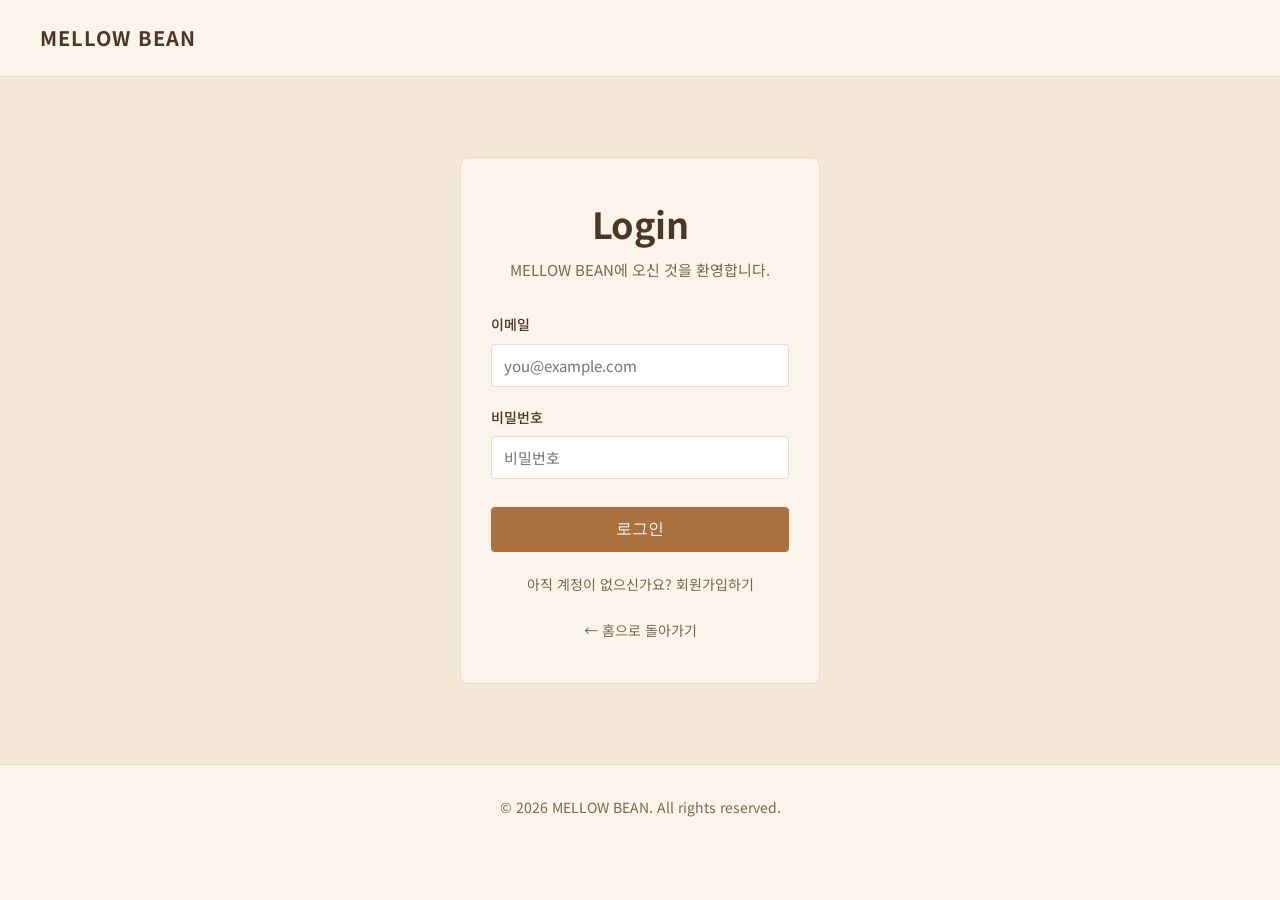
<file: html/login.html>
<!DOCTYPE html>
<html lang="ko">
<head>
  <meta charset="UTF-8" />
  <meta name="viewport" content="width=device-width, initial-scale=1.0" />
  <title>Login - MELLOW BEAN</title>
  <link rel="preconnect" href="https://fonts.googleapis.com" />
  <link rel="preconnect" href="https://fonts.gstatic.com" crossorigin />
  <link
    href="https://fonts.googleapis.com/css2?family=Noto+Sans+KR:wght@400;500;700&display=swap"
    rel="stylesheet"
  />
  <link rel="stylesheet" href="../css/style.css" />
</head>

<body>
  <!-- Navigation -->
  <nav id="navbar">
    <a href="../index.html" class="logo">MELLOW BEAN</a>
  </nav>

  <!-- Login -->
  <section id="login">
    <div class="login-card">
      <h2>Login</h2>
      <p>MELLOW BEAN에 오신 것을 환영합니다.</p>

      <form class="login-form">
        <div class="form-group">
          <label for="email">이메일</label>
          <input type="email" id="email" name="email" placeholder="you@example.com" required />
        </div>
        <div class="form-group">
          <label for="password">비밀번호</label>
          <input type="password" id="password" name="password" placeholder="비밀번호" required />
        </div>
        <button type="submit" class="btn">로그인</button>
      </form>

      <a href="signup.html" class="back-link">아직 계정이 없으신가요? 회원가입하기</a>
      <br />
      <a href="../index.html" class="back-link">← 홈으로 돌아가기</a>
    </div>
  </section>

  <!-- Footer -->
  <footer>
    <p>&copy; 2026 MELLOW BEAN. All rights reserved.</p>
  </footer>
</body>
</html>
</file>
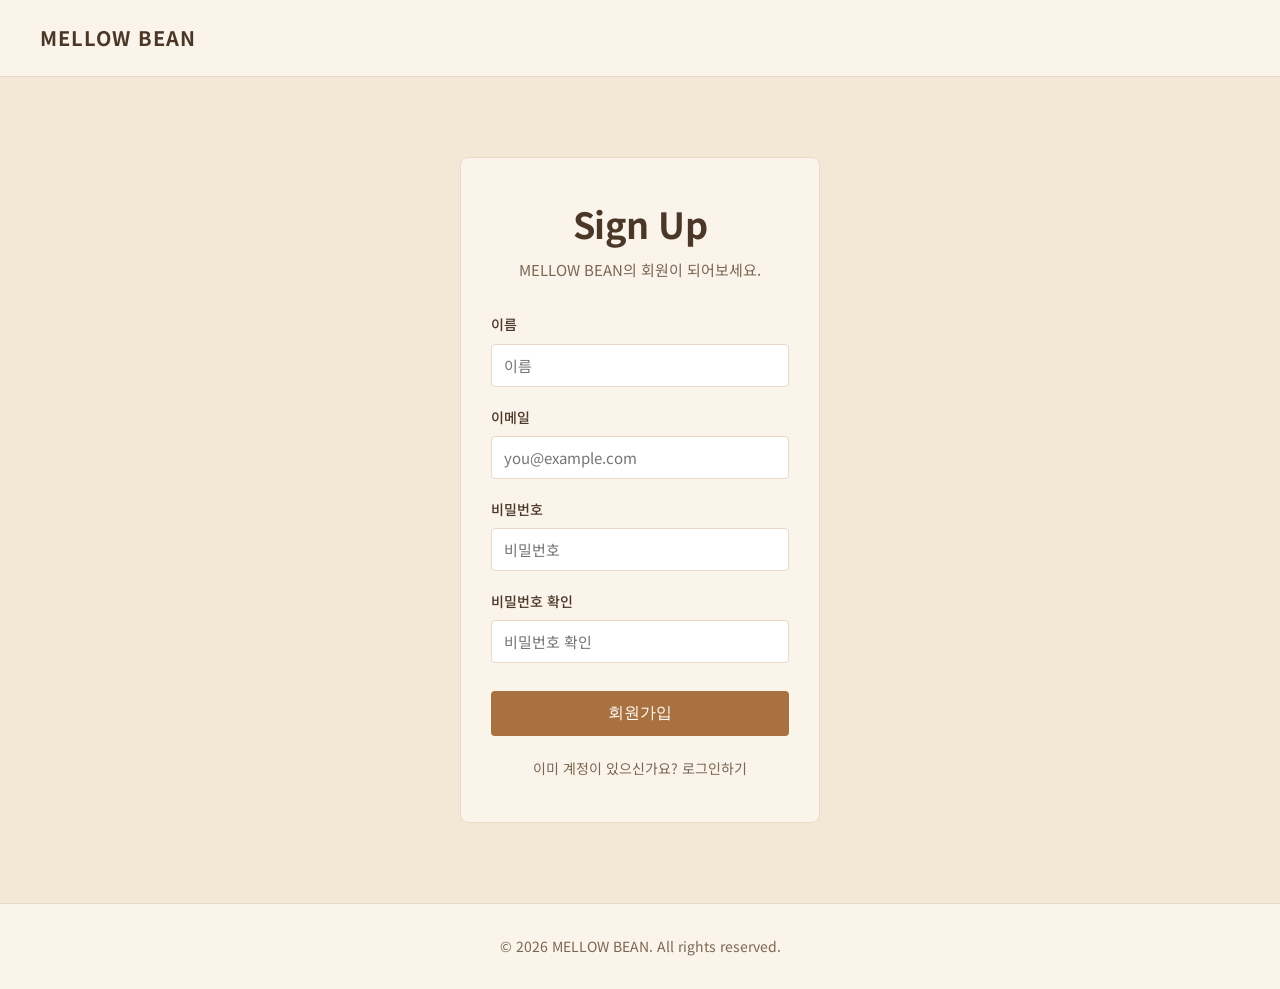
<file: html/signup.html>
<!DOCTYPE html>
<html lang="ko">
<head>
  <meta charset="UTF-8" />
  <meta name="viewport" content="width=device-width, initial-scale=1.0" />
  <title>Sign Up - MELLOW BEAN</title>
  <link rel="preconnect" href="https://fonts.googleapis.com" />
  <link rel="preconnect" href="https://fonts.gstatic.com" crossorigin />
  <link
    href="https://fonts.googleapis.com/css2?family=Noto+Sans+KR:wght@400;500;700&display=swap"
    rel="stylesheet"
  />
  <link rel="stylesheet" href="../css/style.css" />
</head>

<body>
  <!-- Navigation -->
  <nav id="navbar">
    <a href="../index.html" class="logo">MELLOW BEAN</a>
  </nav>

  <!-- Sign Up -->
  <section id="login">
    <div class="login-card">
      <h2>Sign Up</h2>
      <p>MELLOW BEAN의 회원이 되어보세요.</p>

      <form class="login-form">
        <div class="form-group">
          <label for="name">이름</label>
          <input type="text" id="name" name="name" placeholder="이름" required />
        </div>
        <div class="form-group">
          <label for="email">이메일</label>
          <input type="email" id="email" name="email" placeholder="you@example.com" required />
        </div>
        <div class="form-group">
          <label for="password">비밀번호</label>
          <input type="password" id="password" name="password" placeholder="비밀번호" required />
        </div>
        <div class="form-group">
          <label for="password-confirm">비밀번호 확인</label>
          <input type="password" id="password-confirm" name="password-confirm" placeholder="비밀번호 확인" required />
        </div>
        <button type="submit" class="btn">회원가입</button>
      </form>

      <a href="login.html" class="back-link">이미 계정이 있으신가요? 로그인하기</a>
    </div>
  </section>

  <!-- Footer -->
  <footer>
    <p>&copy; 2026 MELLOW BEAN. All rights reserved.</p>
  </footer>
</body>
</html>
</file>
<file: css/style.css>
/* 기본 설정 */
:root {
  --color-bg: #fbf4ea; /* 밝은 크림 배경 */
  --color-bg-soft: #f3e7d6; /* 살짝 짙은 크림 배경 (구획 구분용) */
  --color-text: #4a3728; /* 짙은 브라운 (메인 텍스트) */
  --color-text-soft: #7a6653; /* 연한 브라운 (보조 텍스트) */
  --color-border: #e8dac7; /* 연한 브라운 보더 */
  --color-accent: #a9713f; /* 포인트 브라운 */
  --color-accent-dark: #8b5a2b; /* 포인트 브라운 (hover) */
}

* {
  margin: 0;
  padding: 0;
  box-sizing: border-box;
}

html {
  overflow-x: hidden;
}

body {
  font-family: "Noto Sans KR", "Malgun Gothic", sans-serif;
  font-size: 16px;
  font-weight: 400;
  color: var(--color-text);
  background-color: var(--color-bg);
  line-height: 1.8;
  overflow-x: hidden;
}

img {
  max-width: 100%;
  height: auto;
}

section {
  padding: 80px 20px;
  text-align: center;
}

h2 {
  font-size: 36px;
  font-weight: 700;
  line-height: 1.4;
  letter-spacing: -0.3px;
  margin-bottom: 30px;
}

/* 1. Navigation */
#navbar {
  display: flex;
  justify-content: space-between;
  align-items: center;
  padding: 20px 40px;
  border-bottom: 1px solid var(--color-border);
}

#navbar .logo {
  font-size: 20px;
  font-weight: 700;
  letter-spacing: 1px;
  text-decoration: none;
  color: var(--color-text);
}

.nav-right {
  display: flex;
  align-items: center;
  gap: 30px;
}

.nav-menu {
  display: flex;
  list-style: none;
  gap: 30px;
}

.nav-menu a {
  text-decoration: none;
  color: var(--color-text);
  font-size: 15px;
  font-weight: 500;
}

.nav-menu a:hover {
  color: var(--color-accent);
}

.nav-login {
  display: inline-block;
  padding: 8px 18px;
  border: 1px solid var(--color-accent);
  border-radius: 20px;
  color: var(--color-accent);
  font-size: 14px;
  font-weight: 500;
  text-decoration: none;
  transition: background-color 0.2s ease, color 0.2s ease;
}

.nav-login:hover {
  background-color: var(--color-accent);
  color: #fff;
}

/* 2. Hero */
#hero {
  padding: 150px 20px;
  background-color: var(--color-bg-soft);
}

.hero-inner {
  display: flex;
  align-items: center;
  justify-content: center;
  gap: 60px;
  max-width: 1100px;
  margin: 0 auto;
  text-align: left;
}

.hero-text {
  flex: 1;
  min-width: 0;
}

.hero-image {
  flex: 1;
  display: flex;
  justify-content: center;
}

.hero-image img {
  width: 100%;
  max-width: 380px;
  aspect-ratio: 1 / 1;
  object-fit: cover;
  border-radius: 8px;
}

#hero h1 {
  font-size: 60px;
  font-weight: 700;
  line-height: 1.35;
  letter-spacing: -0.5px;
  margin-bottom: 20px;
}

#hero p {
  font-size: 18px;
  font-weight: 400;
  line-height: 1.8;
  margin-bottom: 30px;
  color: var(--color-text-soft);
}

.btn {
  display: inline-block;
  padding: 12px 28px;
  background-color: var(--color-accent);
  color: #fff;
  text-decoration: none;
  border-radius: 4px;
  font-size: 16px;
  font-weight: 500;
}

.btn:hover {
  background-color: var(--color-accent-dark);
}

/* 3. About */
#about p {
  max-width: 600px;
  margin: 0 auto;
  font-size: 17px;
  font-weight: 400;
  line-height: 1.9;
  color: var(--color-text-soft);
}

/* 4. Menu */
.menu-list {
  display: flex;
  justify-content: center;
  gap: 30px;
  flex-wrap: wrap;
}

.menu-card {
  width: 250px;
  padding: 30px 20px;
  border: 1px solid var(--color-border);
  border-radius: 8px;
}

.menu-img {
  display: block;
  width: 100%;
  aspect-ratio: 1 / 1;
  object-fit: cover;
  background-color: var(--color-bg-soft);
  border-radius: 4px;
  margin-bottom: 15px;
}

.menu-card h3 {
  font-size: 22px;
  font-weight: 700;
  line-height: 1.4;
  margin-bottom: 10px;
}

.menu-card p {
  font-size: 15px;
  font-weight: 400;
  line-height: 1.7;
  color: var(--color-text-soft);
  margin-bottom: 15px;
}

.menu-card .price {
  font-size: 16px;
  font-weight: 700;
  color: var(--color-accent);
}

/* 5. Location */
#location {
  background-color: var(--color-bg-soft);
}

/* 6. Contact */
#contact p {
  font-size: 16px;
  font-weight: 400;
  line-height: 1.8;
}

/* 7. Footer */
footer {
  padding: 30px 20px;
  text-align: center;
  font-size: 14px;
  font-weight: 400;
  color: var(--color-text-soft);
  border-top: 1px solid var(--color-border);
}

/* 8. Login */
#login {
  min-height: 60vh;
  display: flex;
  align-items: center;
  justify-content: center;
  background-color: var(--color-bg-soft);
}

.login-card {
  width: 100%;
  max-width: 360px;
  background-color: var(--color-bg);
  border: 1px solid var(--color-border);
  border-radius: 8px;
  padding: 40px 30px;
}

.login-card h2 {
  margin-bottom: 10px;
}

.login-card > p {
  font-size: 15px;
  font-weight: 400;
  line-height: 1.6;
  color: var(--color-text-soft);
  margin-bottom: 30px;
}

.login-form {
  display: flex;
  flex-direction: column;
  gap: 18px;
  text-align: left;
}

.form-group {
  display: flex;
  flex-direction: column;
  gap: 6px;
}

.form-group label {
  font-size: 14px;
  font-weight: 500;
  color: var(--color-text);
}

.form-group input {
  padding: 10px 12px;
  border: 1px solid var(--color-border);
  border-radius: 4px;
  font-size: 15px;
  font-family: inherit;
  color: var(--color-text);
  background-color: #fff;
}

.form-group input:focus {
  outline: none;
  border-color: var(--color-accent);
}

.login-form .btn {
  margin-top: 10px;
  border: none;
  cursor: pointer;
  width: 100%;
}

.back-link {
  display: inline-block;
  margin-top: 20px;
  font-size: 14px;
  color: var(--color-text-soft);
  text-decoration: none;
}

.back-link:hover {
  color: var(--color-accent);
}

/* 모바일 반응형 */
@media (max-width: 768px) {
  section {
    padding: 60px 20px;
  }

  h2 {
    font-size: 28px;
  }

  /* Navigation: 한 줄에 다 안 들어가면 줄바꿈 되도록 */
  #navbar {
    flex-wrap: wrap;
    justify-content: center;
    gap: 12px;
    padding: 16px 20px;
  }

  .nav-right {
    flex-wrap: wrap;
    justify-content: center;
    gap: 12px;
  }

  .nav-menu {
    gap: 16px;
    flex-wrap: wrap;
    justify-content: center;
  }

  .nav-menu a {
    font-size: 14px;
  }

  /* Hero: 좌우 2열 -> 위아래 배치 */
  #hero {
    padding: 80px 20px;
  }

  .hero-inner {
    flex-direction: column;
    gap: 30px;
    text-align: center;
  }

  .hero-image img {
    max-width: 260px;
  }

  #hero h1 {
    font-size: 36px;
  }

  #hero p {
    font-size: 16px;
  }

  /* 버튼: 모바일에서도 누르기 편한 크기 유지 */
  .btn {
    padding: 14px 28px;
    font-size: 16px;
  }

  /* Menu: 한 줄에 카드 1개씩 */
  .menu-list {
    flex-direction: column;
    align-items: center;
  }

  .menu-card {
    width: 100%;
    max-width: 320px;
  }
}
</file>
